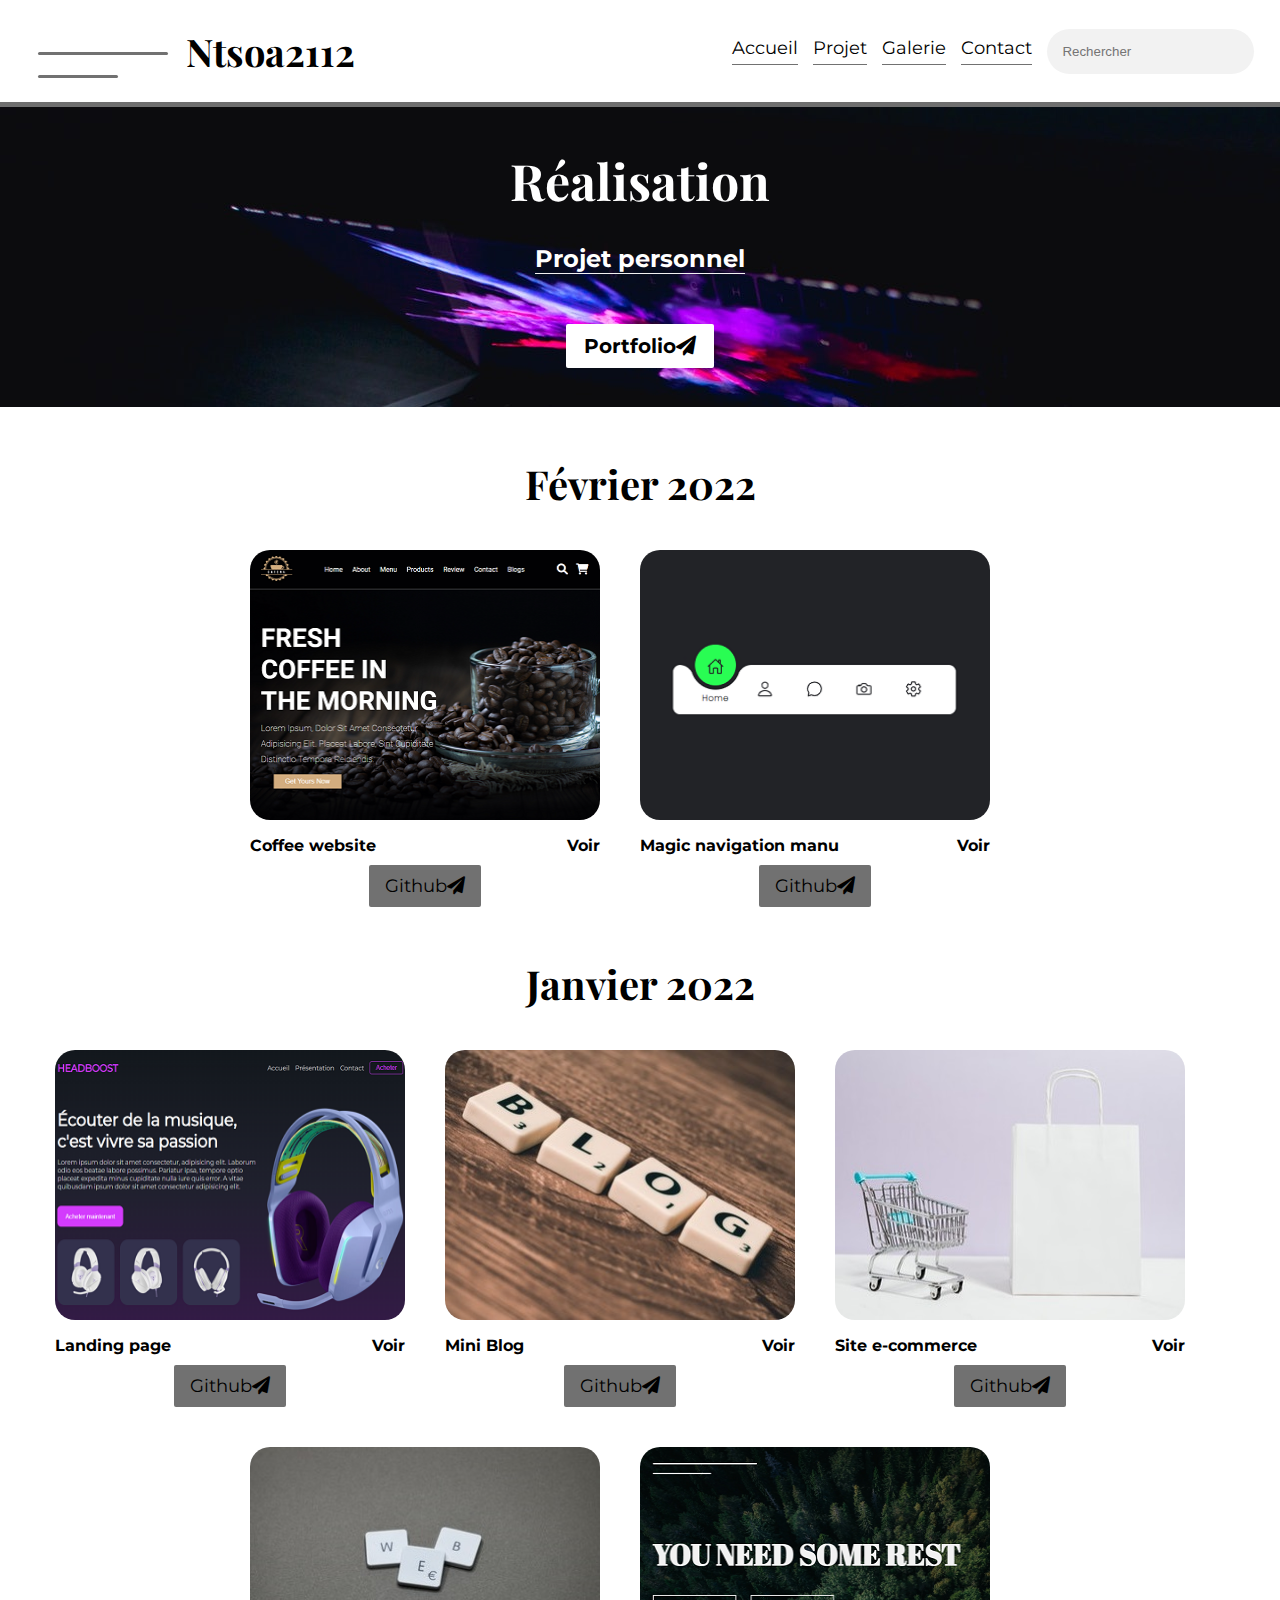
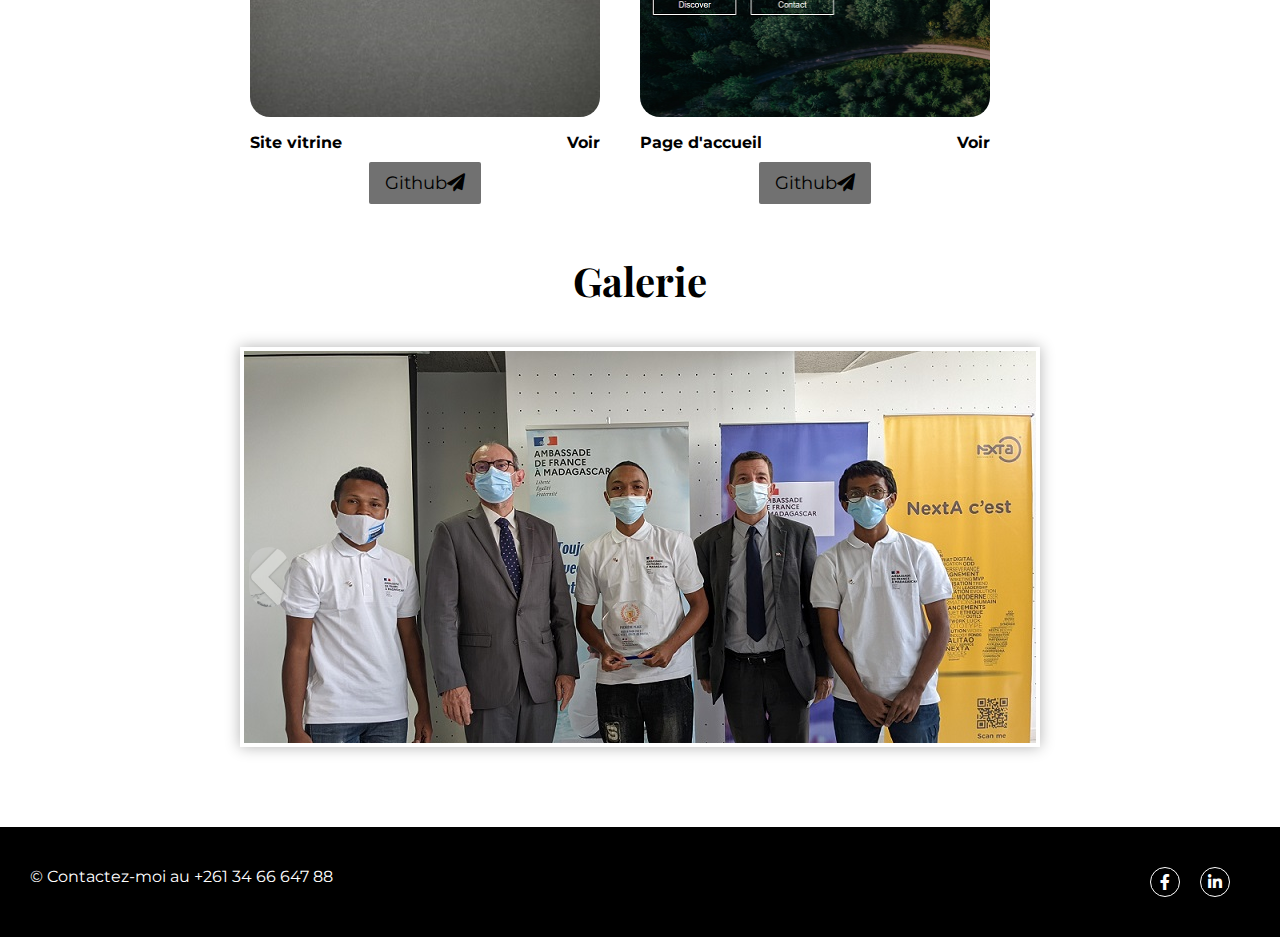
<file: index.html>
<!DOCTYPE html>
<html lang="en">
<head>
    <meta charset="UTF-8">
    <meta http-equiv="X-UA-Compatible" content="IE=edge">
    <meta name="viewport" content="width=device-width, initial-scale=1.0">
    <title>Ntsoa2112</title>
    <link rel="icon" type="image/png" sizes=16*16" href="images/Logo.png">
    <link rel="stylesheet" href="style.css">
    <link rel="stylesheet" href="https://use.fontawesome.com/releases/v5.13.0/css/all.css" />
</head>
<body>
    <nav>
        <div class="lignes">
            <div class="l1"></div>
            <div class="l2"></div>
        </div>
        <div class="menu">
            <h1>Ntsoa2112</h1>
            <div class="onglets">
                <a href="">Accueil</a>
                <a href="#project">Projet</a>
                <a href="#gallery">Galerie</a>
                <a href="#contact">Contact</a>
                <form action="">
                    <input type="text" placeholder="Rechercher">
                </form>
            </div>
        </div>
    </nav>

    <header>
        <h1>Réalisation</h1>
        <h2>Projet personnel</h2>
        <a href="https://portfolio.iteam-s.mg/?u=ntsoa" class="button" target="_blank">
            Portfolio<i class="fas fa-paper-plane"></i>
        </a>
    </header>

    <section class="main">
        <div class="projet">
            <h2>Février 2022</h2>

            <div class="cards">
                <div class="card">
                    <a href="Projet/coffee/" target="_blank">
                        <img src="images/coffee.png" alt="">
                    
                        <div class="card-header">
                            <h4 class="title">Coffee website</h4>
                            <h4 class="voir">Voir</h4>
                        </div>
                    </a>
                    <div class="card-body">
                        <a href="https://github.com/Ntsoa2112/Ntsoa2112_Project/tree/master/Projet/coffee" class="btn-projet" target="_blank">Github<i class="fas fa-paper-plane"></i></a>
                    </div>
                </div>
                <div class="card">
                    <a href="Projet/magic_menu/" target="_blank">
                        <img src="images/magic_menu.png" alt="">
                    
                        <div class="card-header">
                            <h4 class="title">Magic navigation manu</h4>
                            <h4 class="voir">Voir</h4>
                        </div>
                    </a>
                    <div class="card-body">
                        <a href="https://github.com/Ntsoa2112/Ntsoa2112_Project/tree/master/Projet/magic_menu" class="btn-projet" target="_blank">Github<i class="fas fa-paper-plane"></i></a>
                    </div>
                </div>
            </div>

            <h2>Janvier 2022</h2>

            <div class="cards">
                <div class="card">
                    <a href="Projet/landing_page/" target="_blank">
                        <img src="images/landing.png" alt="">
                    
                        <div class="card-header">
                            <h4 class="title">Landing page</h4>
                            <h4 class="voir">Voir</h4>
                        </div>
                    </a>
                    <div class="card-body">
                        <a href="https://github.com/Ntsoa2112/Ntsoa2112_Project/tree/master/Projet/landing_page" class="btn-projet" target="_blank">Github<i class="fas fa-paper-plane"></i></a>
                    </div>
                </div>
                <div class="card">
                    <a href="Projet/mini-blog/" target="_blank">
                        <img src="images/blog.jpg" alt="">
                    
                        <div class="card-header">
                            <h4 class="title">Mini Blog</h4>
                            <h4 class="voir">Voir</h4>
                        </div>
                    </a>
                    <div class="card-body">
                        <a href="https://github.com/Ntsoa2112/Ntsoa2112_Project/tree/master/Projet/mini-blog" class="btn-projet" target="_blank">Github<i class="fas fa-paper-plane"></i></a>
                    </div>
                </div>
                <div class="card">
                    <a href="Projet/e-commerce/" target="_blank">
                        <img src="images/ecome.jpg" alt="">
                    
                        <div class="card-header">
                            <h4 class="title">Site e-commerce</h4>
                            <h4 class="voir">Voir</h4>
                        </div>
                    </a>
                    <div class="card-body">
                        <a href="https://github.com/Ntsoa2112/Ntsoa2112_Project/tree/master/Projet/e-commerce" class="btn-projet" target="_blank">Github<i class="fas fa-paper-plane"></i></a>
                    </div>
                </div>
            </div>

            <div class="cards">
                <div class="card">
                    <a href="Projet/site_vitrine/" target="_blank">
                        <img src="images/vitrine.jpg" alt="">
                    
                        <div class="card-header">
                            <h4 class="title">Site vitrine</h4>
                            <h4 class="voir">Voir</h4>
                        </div>
                    </a>
                    <div class="card-body">
                        <a href="https://github.com/Ntsoa2112/Ntsoa2112_Project/tree/master/Projet/site_vitrine" class="btn-projet" target="_blank">Github<i class="fas fa-paper-plane"></i></a>
                    </div>
                </div>
                <div class="card">
                    <a href="Projet/page_accueil/" target="_blank">
                        <img src="images/accueil.png" alt="">
                    
                        <div class="card-header">
                            <h4 class="title">Page d'accueil</h4>
                            <h4 class="voir">Voir</h4>
                        </div>
                    </a>
                    <div class="card-body">
                        <a href="https://github.com/Ntsoa2112/Ntsoa2112_Project/tree/master/Projet/page_accueil" class="btn-projet" target="_blank">Github<i class="fas fa-paper-plane"></i></a>
                    </div>
                </div>
            </div>
        </div>

        <div class="gallery">
            <h2 id="gallery">Galerie</h2>
            <div class="carrousel">
                <div id="container">
                
                </div>
                <img src="images/bouton.png" alt="" class="bouton" id="droite">
                <img src="images/bouton.png" alt="" class="bouton" id="gauche">
            </div>
        </div>
    </section>

    <footer id="contact">
        <div class="contact">
            <p> &copy; Contactez-moi au +261 34 66 647 88</p>
        </div>
        <di class="media">
            <p><a href="https://www.facebook.com/manambintsoa.mihaingoherilanto.1" target="_blank"><i class="fab fa-facebook-f"></i></a></p>
            <p><a href="https://www.linkedin.com/in/manambintsoa-mihaingoherilanto-69ab63202/" target="_blank"><i class="fab fa-linkedin-in"></i></a></p>
        </di>
    </footer>

    <script src="app.js"></script>
</body>
</html>
</file>
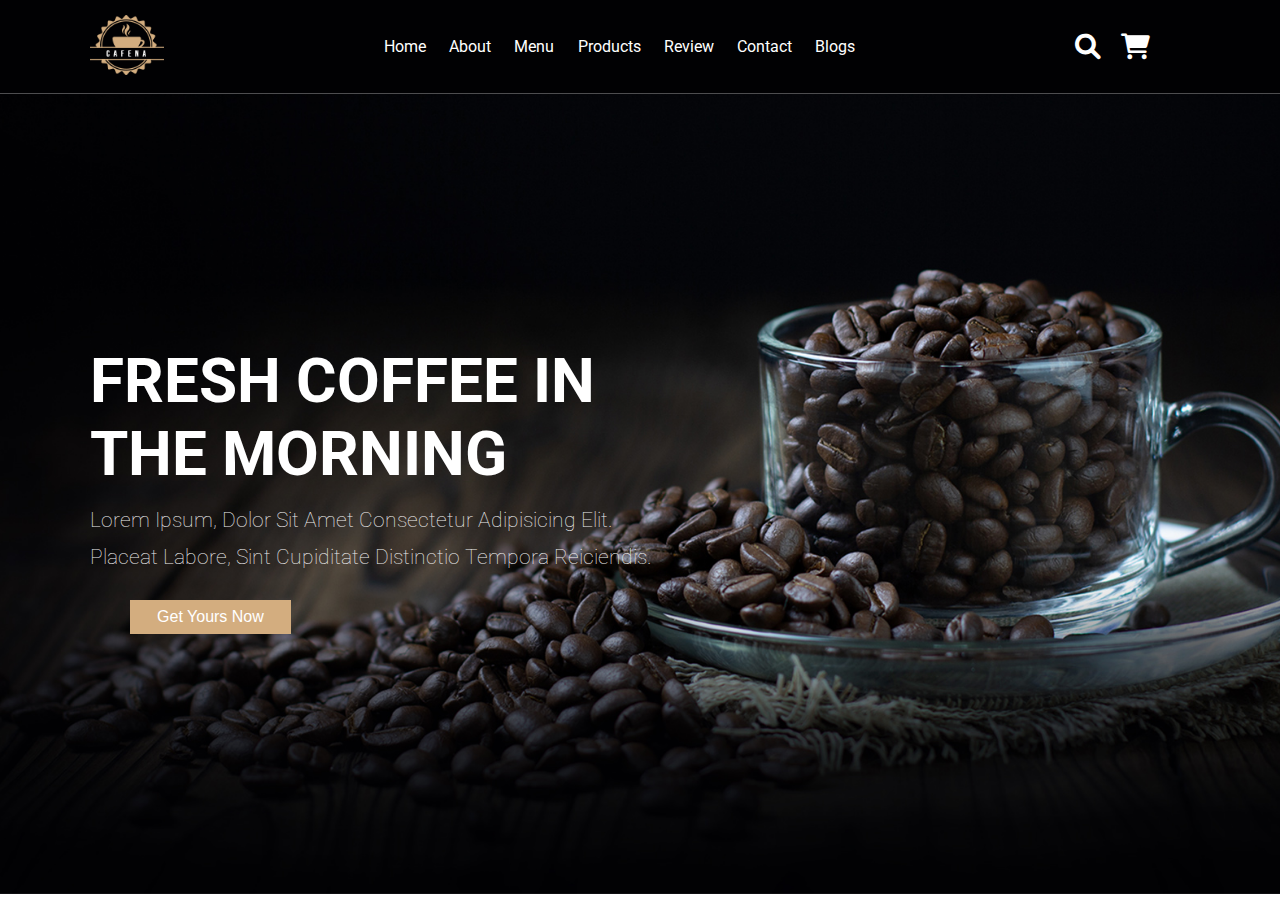
<file: Projet/coffee/index.html>
<!DOCTYPE html>
<html lang="en">
<head>
    <meta charset="UTF-8">
    <meta http-equiv="X-UA-Compatible" content="IE=edge">
    <meta name="viewport" content="width=device-width, initial-scale=1.0">
    <title>Coffee shop</title>
    <link rel="stylesheet" href="https://cdnjs.cloudflare.com/ajax/libs/font-awesome/6.0.0-beta3/css/all.min.css">
    <link rel="stylesheet" href="style.css">
</head>
<body>
    <nav>
        <div class="logo">
            <img src="images/logo.png" alt="cafena">
        </div>
        <div class="onglet">
            <a href="">Home</a>
            <a href="#about">About</a>
            <a href="#menu">Menu</a>
            <a href="#products">Products</a>
            <a href="#review">Review</a>
            <a href="#contact">Contact</a>
            <a href="#blog">Blogs</a>
        </div>
        <div class="box">
            <div><i class="fas fa-search"></i></div>
            <div><i class="fas fa-shopping-cart"></i></div>
            <div class="toggle">
                <i class="fas fa-bars ouvrir"></i>
                <i class="fas fa-times fermer"></i>
            </div>
        </div>
    </nav>

    <header>
        <div>
            <h1>FRESH COFFEE IN THE MORNING</h1>
            <p>Lorem Ipsum, Dolor Sit Amet Consectetur Adipisicing Elit. Placeat Labore, Sint Cupiditate Distinctio Tempora Reiciendis.</p>
            <div class="btn">
                <button>Get Yours Now</button>
            </div>
        </div>
    </header>

    <script src="app.js"></script>
</body>
</html>
</file>
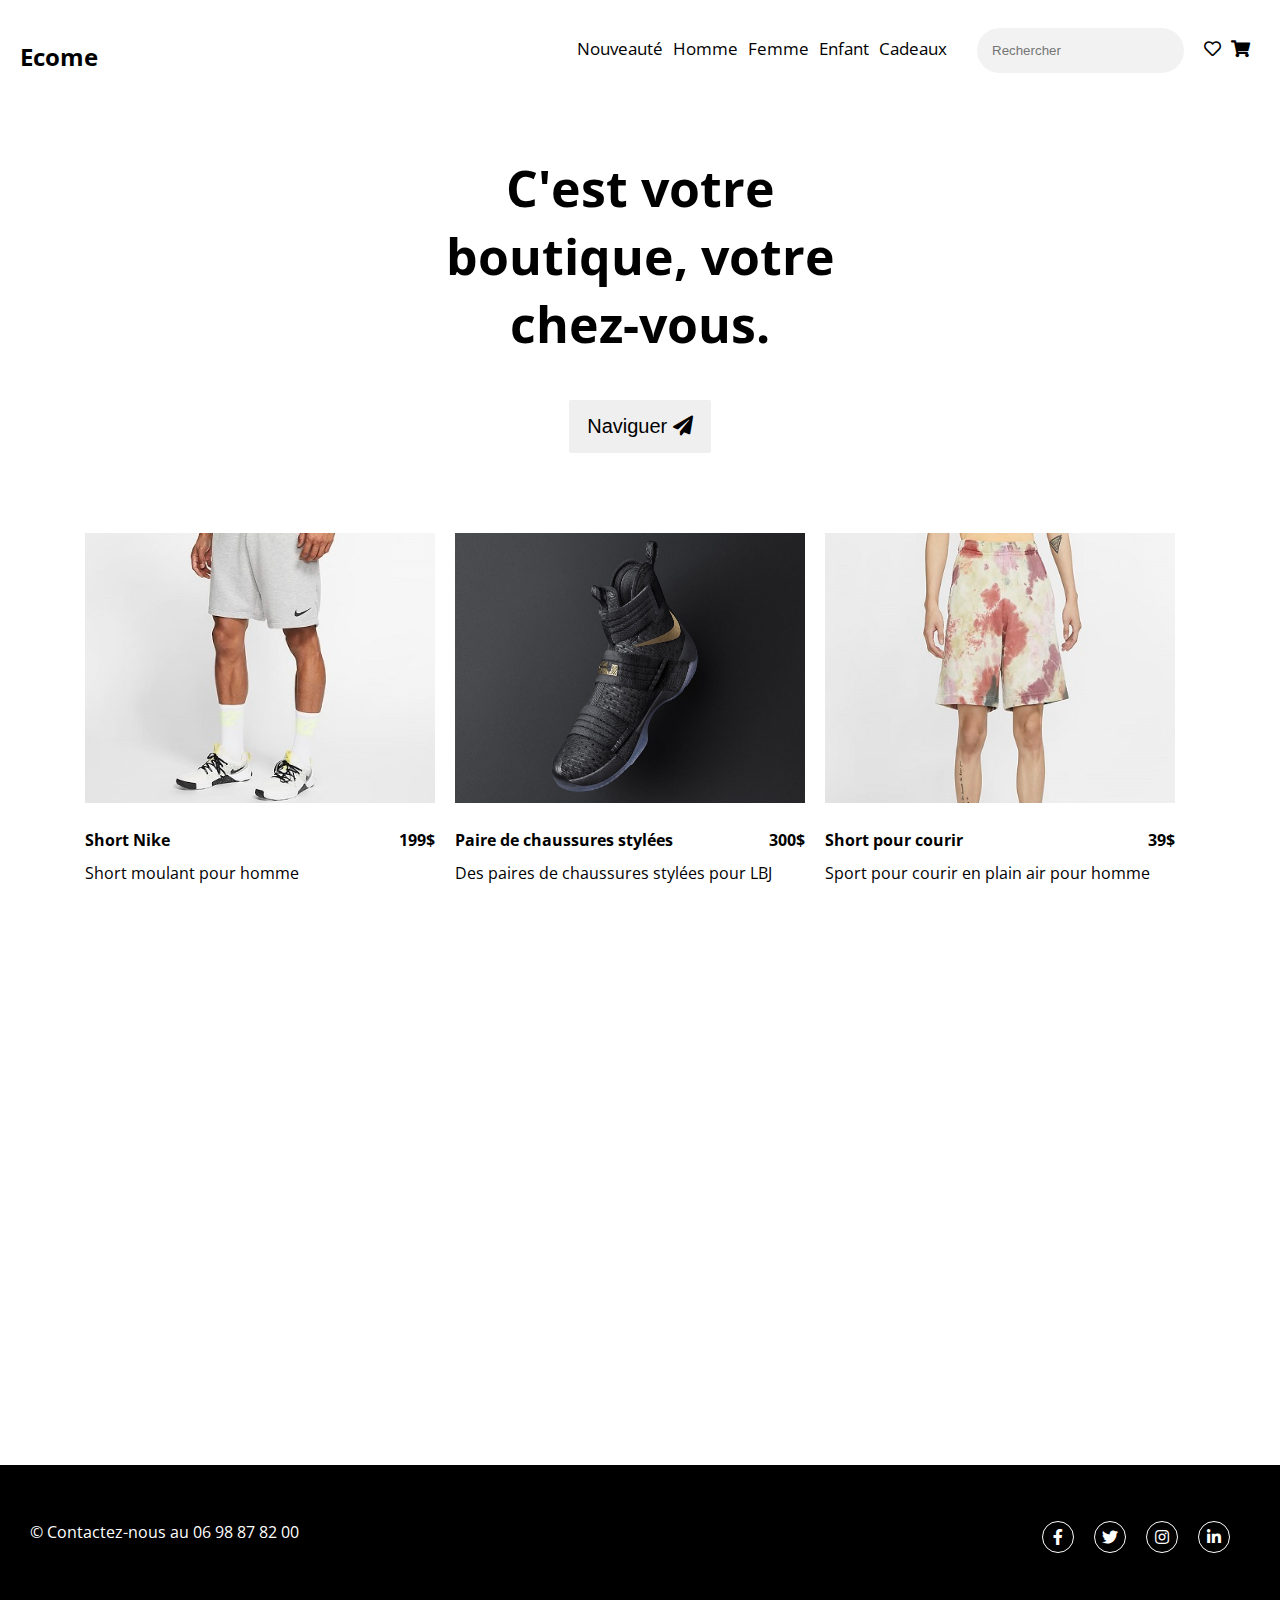
<file: Projet/e-commerce/index.html>
<!DOCTYPE html>
<html lang="en">
<head>
    <meta charset="UTF-8">
    <meta http-equiv="X-UA-Compatible" content="IE=edge">
    <meta name="viewport" content="width=device-width, initial-scale=1.0">
    <title>Document</title>
    <link rel="icon" type="image/png" sizes=16*16" href="../../images/Logo.png">
    <link rel="stylesheet" href="style.css">
    <link rel="stylesheet" href="https://use.fontawesome.com/releases/v5.13.0/css/all.css" />
</head>
<body>

    <nav>
        <h2>Ecome</h2>
        <div class="onglets">
            <p class="link">Nouveauté</p>
            <p class="link">Homme</p>
            <p class="link">Femme</p>
            <p class="link">Enfant</p>
            <p class="link">Cadeaux</p>
            <form action="">
                <input type="text" placeholder="Rechercher">
            </form>
            <p><i class="far fa-heart"></i></p>
            <p><i class="fas fa-shopping-cart"></i></p>
        </div>
    </nav>

    <header>
        <h2>C'est votre boutique, votre chez-vous.</h2>
        <button>Naviguer <i class="fas fa-paper-plane"></i></button>
    </header>
    
    <section class="main">
        <div class="cards">
            <div class="card">
                <img src="images/short-de-training-en-tissu-fleece-dri-fit-pour-n97b2F.jpg" alt="">
                <div class="card-header">
                    <h4 class="title">Short Nike</h4>
                    <h4 class="price">199$</h4>
                </div>
                <div class="card-body">
                    <p>Short moulant pour homme</p>
                </div>
            </div>

            <div class="card">
                <img src="images/Nike-lebron-soldier-10-nba-finals.jpg" alt="">
                <div class="card-header">
                    <h4 class="title">Paire de chaussures stylées</h4>
                    <h4 class="price">300$</h4>
                </div>
                <div class="card-body">
                    <p>Des paires de chaussures stylées pour LBJ</p>
                </div>
            </div> 

            <div class="card">
                <img src="images/short-en-molleton-sportswear-pour-z5Kgjx.jpg" alt="">
                <div class="card-header">
                    <h4 class="title">Short pour courir</h4>
                    <h4 class="price">39$</h4>
                </div>
                <div class="card-body">
                    <p>Sport pour courir en plain air pour homme</p>
                </div>
            </div>

        </div>

        <div class="video">
            <iframe src="https://www.youtube.com/embed/kgJrwkd_KlA" frameborder="0" allowfullscreen></iframe>
        </div>
    </section>

    <footer>
        <div class="contact">
            <p> &copy; Contactez-nous au 06 98 87 82 00</p>
        </div>
        <di class="media">
            <p><i class="fab fa-facebook-f"></i></p>
            <p><i class="fab fa-twitter"></i></p>
            <p><i class="fab fa-instagram"></i></p>
            <p><i class="fab fa-linkedin-in"></i></p>
        </di>
    </footer>
</body>
</html>
</file>
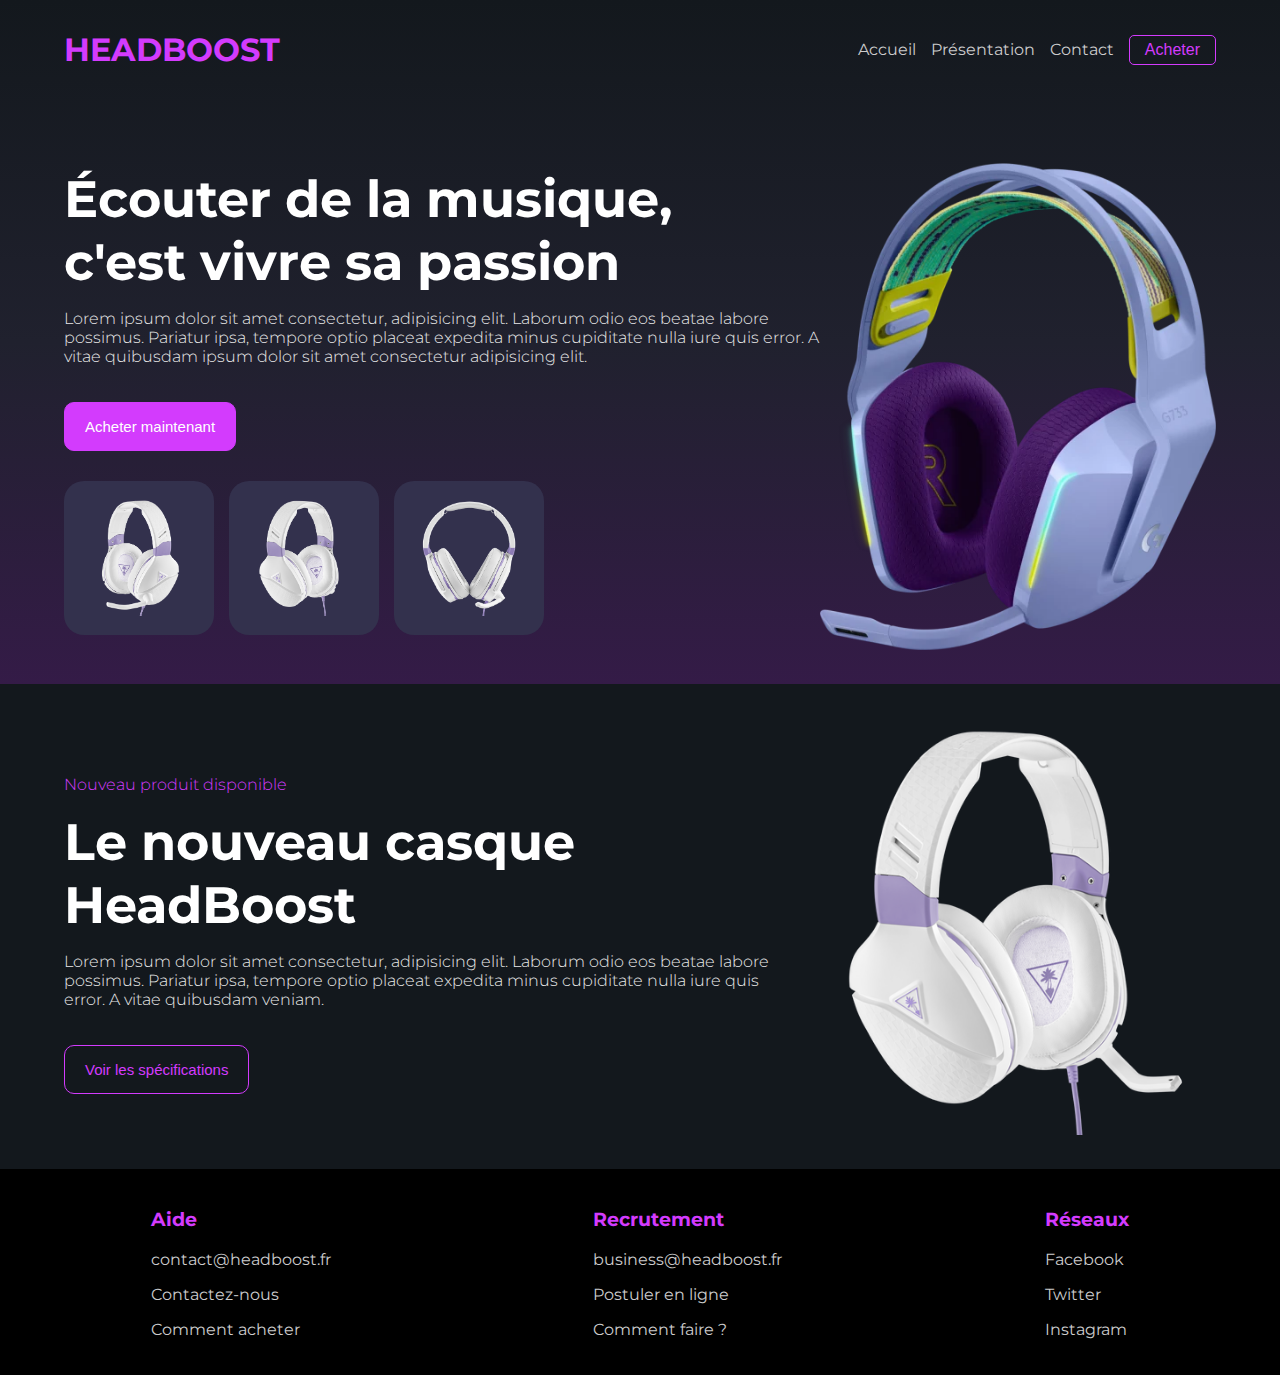
<file: Projet/landing_page/index.html>
<!DOCTYPE html>
<html lang="fr">
<head>
    <meta charset="UTF-8">
    <meta http-equiv="X-UA-Compatible" content="IE=edge">
    <meta name="viewport" content="width=device-width, initial-scale=1.0">
    <title>Landing Page</title>
    <link rel="icon" type="image/png" sizes=16*16" href="../../images/Logo.png">
    <link rel="stylesheet" href="style.css">
</head>
<body>
    <header>
        <nav>
            <h1>Headboost</h1>
            <div class="right">
                <p>Accueil</p>
                <p>Présentation</p>
                <p>Contact</p>
                <button>Acheter</button>
            </div>
        </nav>

        <section class="presentation first">
            <div class="product-presentation">
                <h1>Écouter de la musique, c'est vivre sa passion</h1>
                <p>Lorem ipsum dolor sit amet consectetur, adipisicing elit. Laborum odio eos beatae labore possimus. Pariatur ipsa, tempore optio placeat expedita minus cupiditate nulla iure quis error. A vitae quibusdam ipsum dolor sit amet consectetur adipisicing elit.</p>
                <button>Acheter maintenant</button>
                <div class="small-image">
                    <div class="small">
                        <img src="images/RECONSPARK_HEADSET_3.png" alt="">
                    </div>
                    <div class="small">
                        <img src="images/RECONSPARK_HEADSET_2.png" alt="">
                    </div>
                    <div class="small">
                        <img src="images/RECONSPARK_HEADSET_8.png" alt="">
                    </div>
                </div>
            </div>
            <div class="image-presentation">
                <img src="images/g733-lilac-gallery-1.webp" alt="">
            </div>
        </section>
    </header>

    <section class="presentation second">
        <div class="product-presentation">
            <p class="new">Nouveau produit disponible</p>
            <h1>Le nouveau casque HeadBoost</h1>
            <p>Lorem ipsum dolor sit amet consectetur, adipisicing elit. Laborum odio eos beatae labore possimus. Pariatur ipsa, tempore optio placeat expedita minus cupiditate nulla iure quis error. A vitae quibusdam veniam.</p>
            <button>Voir les spécifications</button>
        </div>
        <div class="image-presentation">
            <img src="images/RECONSPARK_HEADSET_1_e87826ec-226a-4ce0-8782-42403e33a376_480x480.png" alt="">
        </div>
    </section>

    <footer>
        <div class="column">
            <h3>Aide</h3>
            <p>contact@headboost.fr</p>
            <p>Contactez-nous</p>
            <p>Comment acheter</p>
        </div>
        <div class="column">
            <h3>Recrutement</h3>
            <p>business@headboost.fr</p>
            <p>Postuler en ligne</p>
            <p>Comment faire ?</p>
        </div>
        <div class="column">
            <h3>Réseaux</h3>
            <p>Facebook</p>
            <p>Twitter</p>
            <p>Instagram</p>
        </div>
    </footer>
</body>
</html>
</file>
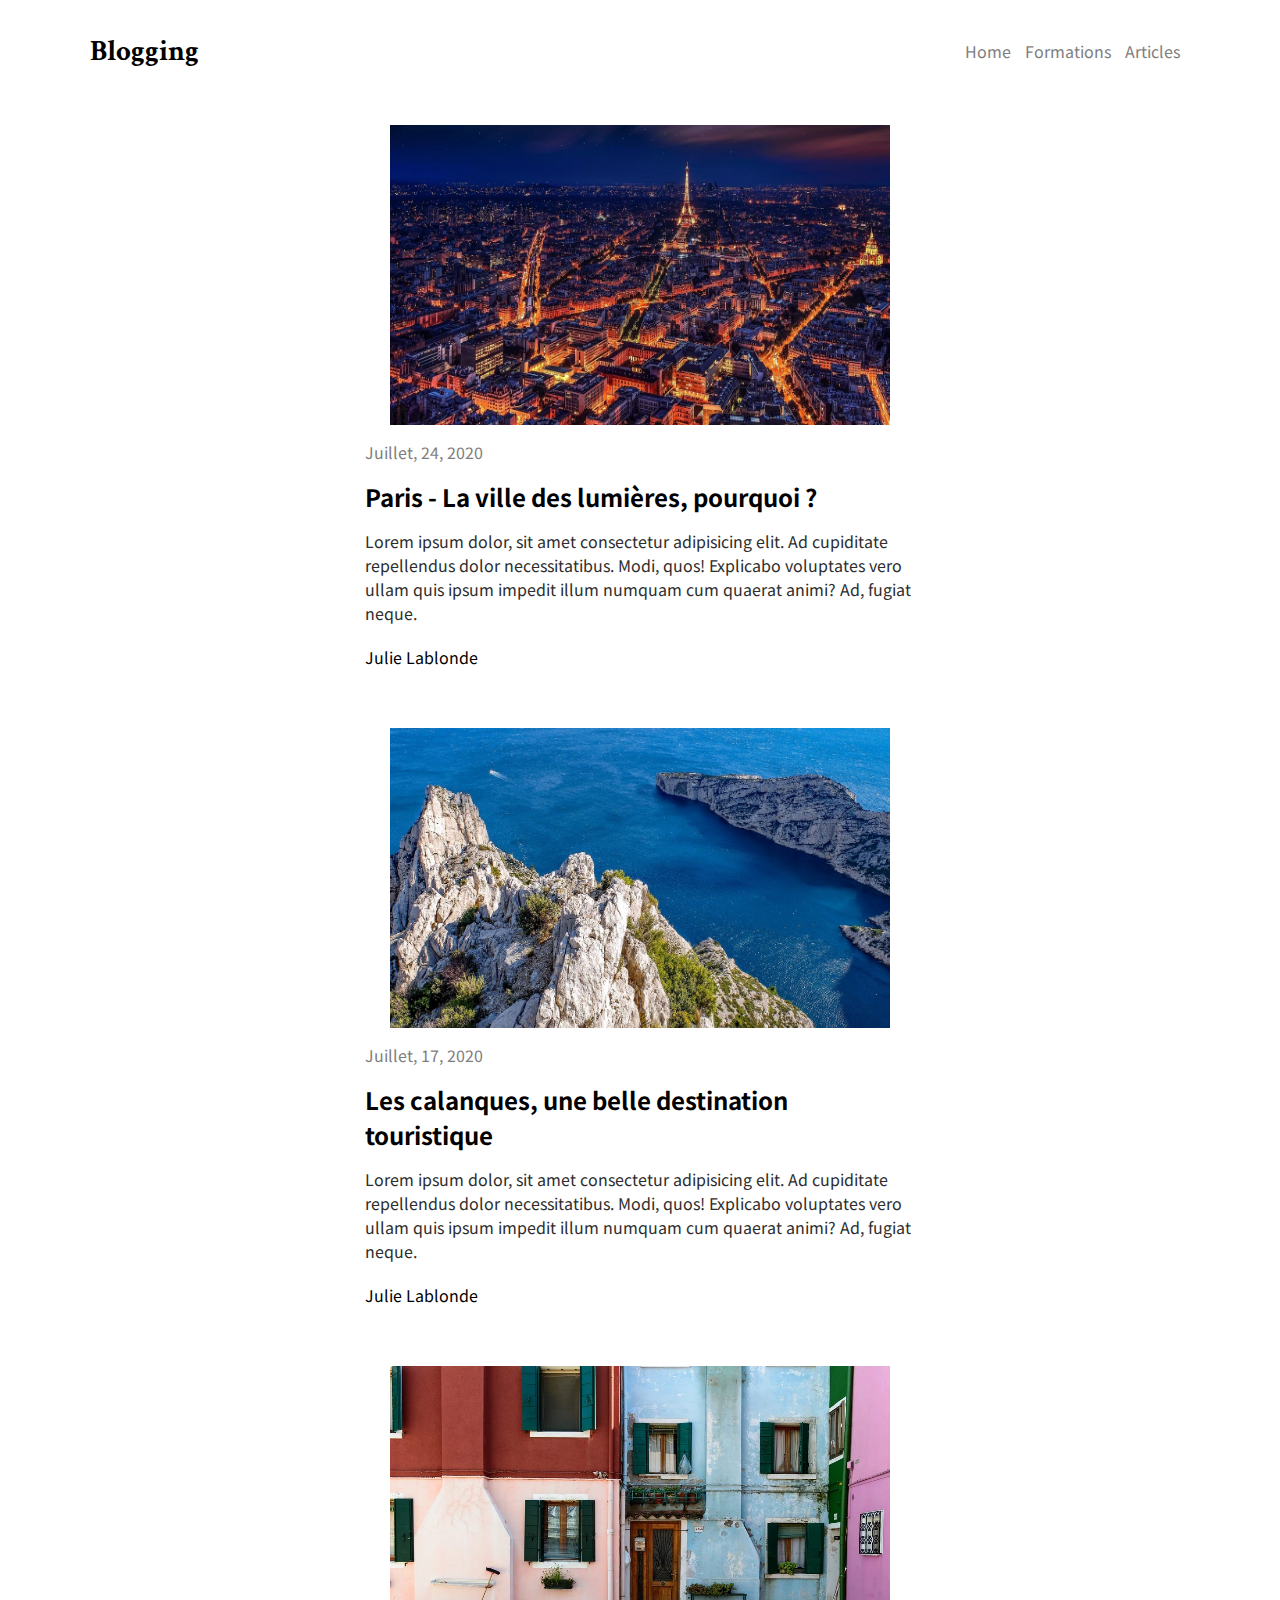
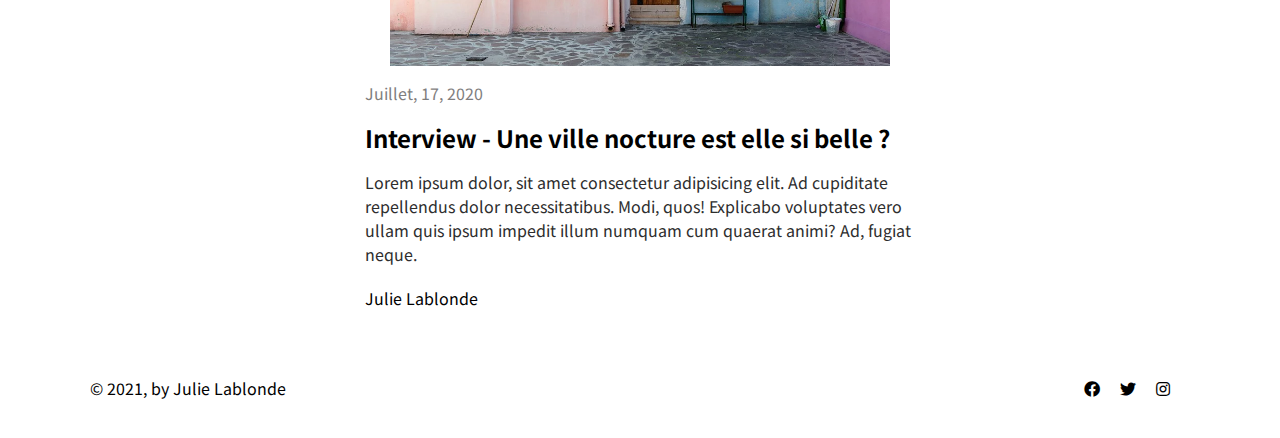
<file: Projet/mini-blog/index.html>
<!DOCTYPE html>
<html lang="en">
<head>
    <meta charset="UTF-8">
    <meta http-equiv="X-UA-Compatible" content="IE=edge">
    <meta name="viewport" content="width=device-width, initial-scale=1.0">
    <title>Blog</title>
    <link rel="icon" type="image/png" sizes=16*16" href="../../images/Logo.png">
    <link rel="stylesheet" href="style.css">
    <link rel="stylesheet" href="https://use.fontawesome.com/releases/v5.13.0/css/all.css" />
</head>
<body>
    <nav>
        <h2>Blogging</h2>
        <div class="onglets">
            <a href="">Home</a>
            <a href="">Formations</a>
            <a href="">Articles</a>
        </div>
    </nav>

    <section class="main">
        <div class="cards">
            <div class="card">
                <img src="images/paris-1836415_1280.webp" alt="paris">
                <div class="contenu">
                    <p class="date">Juillet, 24, 2020</p>
                    <h2>Paris - La ville des lumières, pourquoi ?</h2>
                    <p class="description">Lorem ipsum dolor, sit amet consectetur adipisicing elit. Ad cupiditate repellendus dolor necessitatibus. Modi, quos! Explicabo voluptates vero ullam quis ipsum impedit illum numquam cum quaerat animi? Ad, fugiat neque.</p>
                    <p>Julie Lablonde</p>
                </div>
            </div>

            <div class="card">
                <img src="images/calanque-1966920_1280.jpg" alt="calanque">
                <div class="contenu">
                    <p class="date">Juillet, 17, 2020</p>
                    <h2>Les calanques, une belle destination touristique</h2>
                    <p class="description">Lorem ipsum dolor, sit amet consectetur adipisicing elit. Ad cupiditate repellendus dolor necessitatibus. Modi, quos! Explicabo voluptates vero ullam quis ipsum impedit illum numquam cum quaerat animi? Ad, fugiat neque.</p>
                    <p>Julie Lablonde</p>
                </div>
            </div>

            <div class="card">
                <img src="images/venice-6944590_960_720.webp" alt="venice">
                <div class="contenu">
                    <p class="date">Juillet, 17, 2020</p>
                    <h2>Interview - Une ville nocture est elle si belle ?</h2>
                    <p class="description">Lorem ipsum dolor, sit amet consectetur adipisicing elit. Ad cupiditate repellendus dolor necessitatibus. Modi, quos! Explicabo voluptates vero ullam quis ipsum impedit illum numquam cum quaerat animi? Ad, fugiat neque.</p>
                    <p>Julie Lablonde</p>
                </div>
            </div>
        </div>
    </section>

    <footer>
        <div class="copyright">
            <p> &copy; 2021, by Julie Lablonde</p>
        </div>
        <div class="media">
            <p><i class="fab fa-facebook"></i></p>
            <p><i class="fab fa-twitter"></i></p>
            <p><i class="fab fa-instagram"></i></p>
        </div>
    </footer>
</body>
</html>
</file>
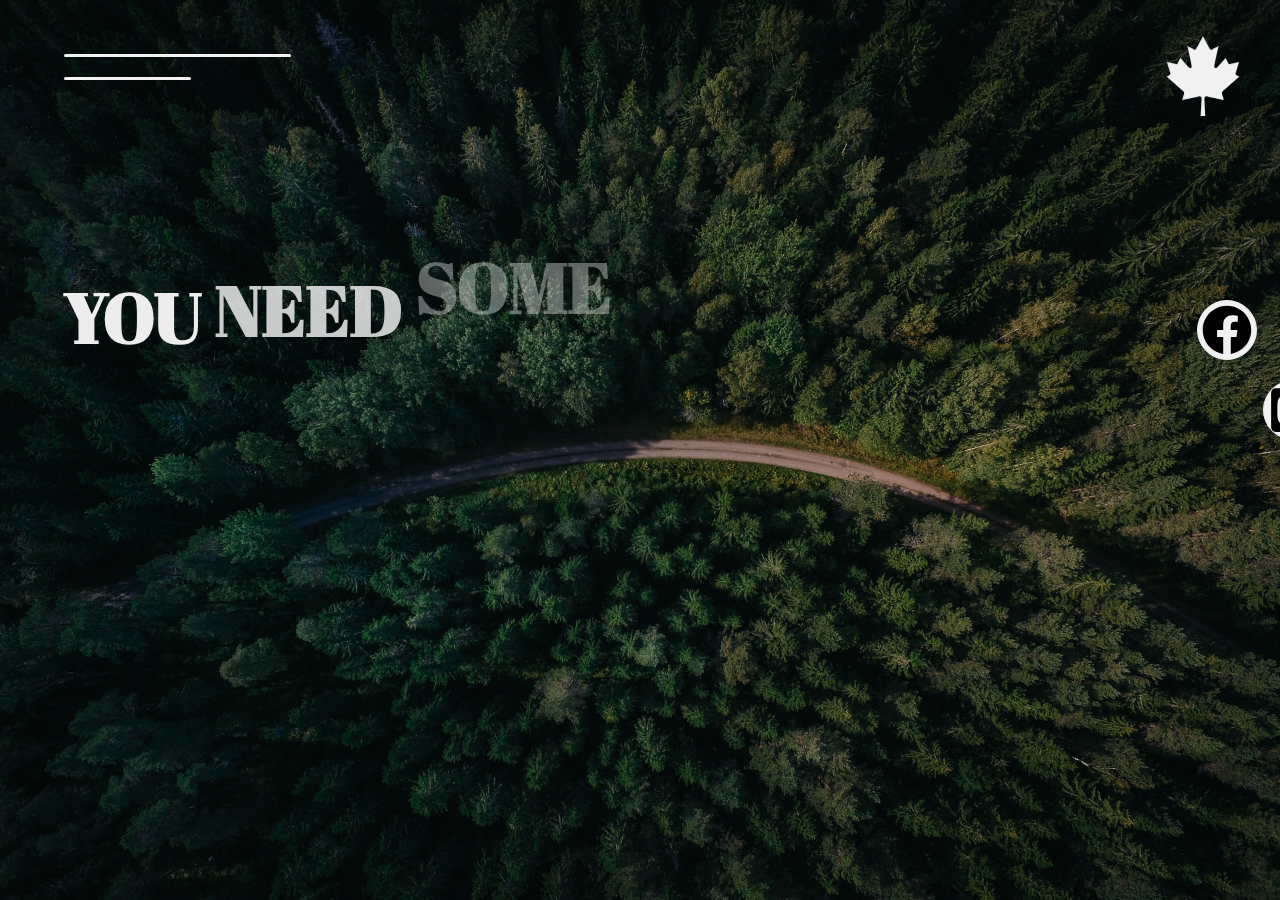
<file: Projet/page_accueil/index.html>
<!DOCTYPE html>
<html lang="en">
<head>
    <meta charset="UTF-8">
    <meta http-equiv="X-UA-Compatible" content="IE=edge">
    <meta name="viewport" content="width=device-width, initial-scale=1.0">
    <title>Pratique 2</title>
    <link rel="icon" type="image/png" sizes=16*16" href="../../images/Logo.png">
    <link rel="stylesheet" href="style.css">
    <link href="https://fonts.googleapis.com/css2?family=Abril+Fatface&display=swap" rel="stylesheet">
</head>
<body>
    
    <div class="lignes">
        <div class="l1"></div>
        <div class="l2"></div>
    </div>

    <div class="container-first">
        <h1><span>You </span><span>need </span><span>some </span><span>rest</span></h1>
        <div class="container-btns">
            <button class="btn-first b1">Discover</button>
            <button class="btn-first b2">Contact</button>
        </div>
    </div>

    <img src="ressources/canadian-maple-leaf-brands.svg" alt="" class="logo">

    <ul class="media">
        <li class="bulle"><img src="ressources/fb.svg" alt="" class="logo-medias"></li>
        <li class="bulle"><img src="ressources/insta.svg" alt="" class="logo-medias"></li>
        <li class="bulle"><img src="ressources/yt.svg" alt="" class="logo-medias"></li>
        <li class="bulle"><img src="ressources/github.svg" alt="" class="logo-medias"></li>
    </ul>
    
    <script src="https://cdnjs.cloudflare.com/ajax/libs/gsap/3.5.1/gsap.min.js"></script>
    <script src="app.js"></script>
</body>
</html>
</file>
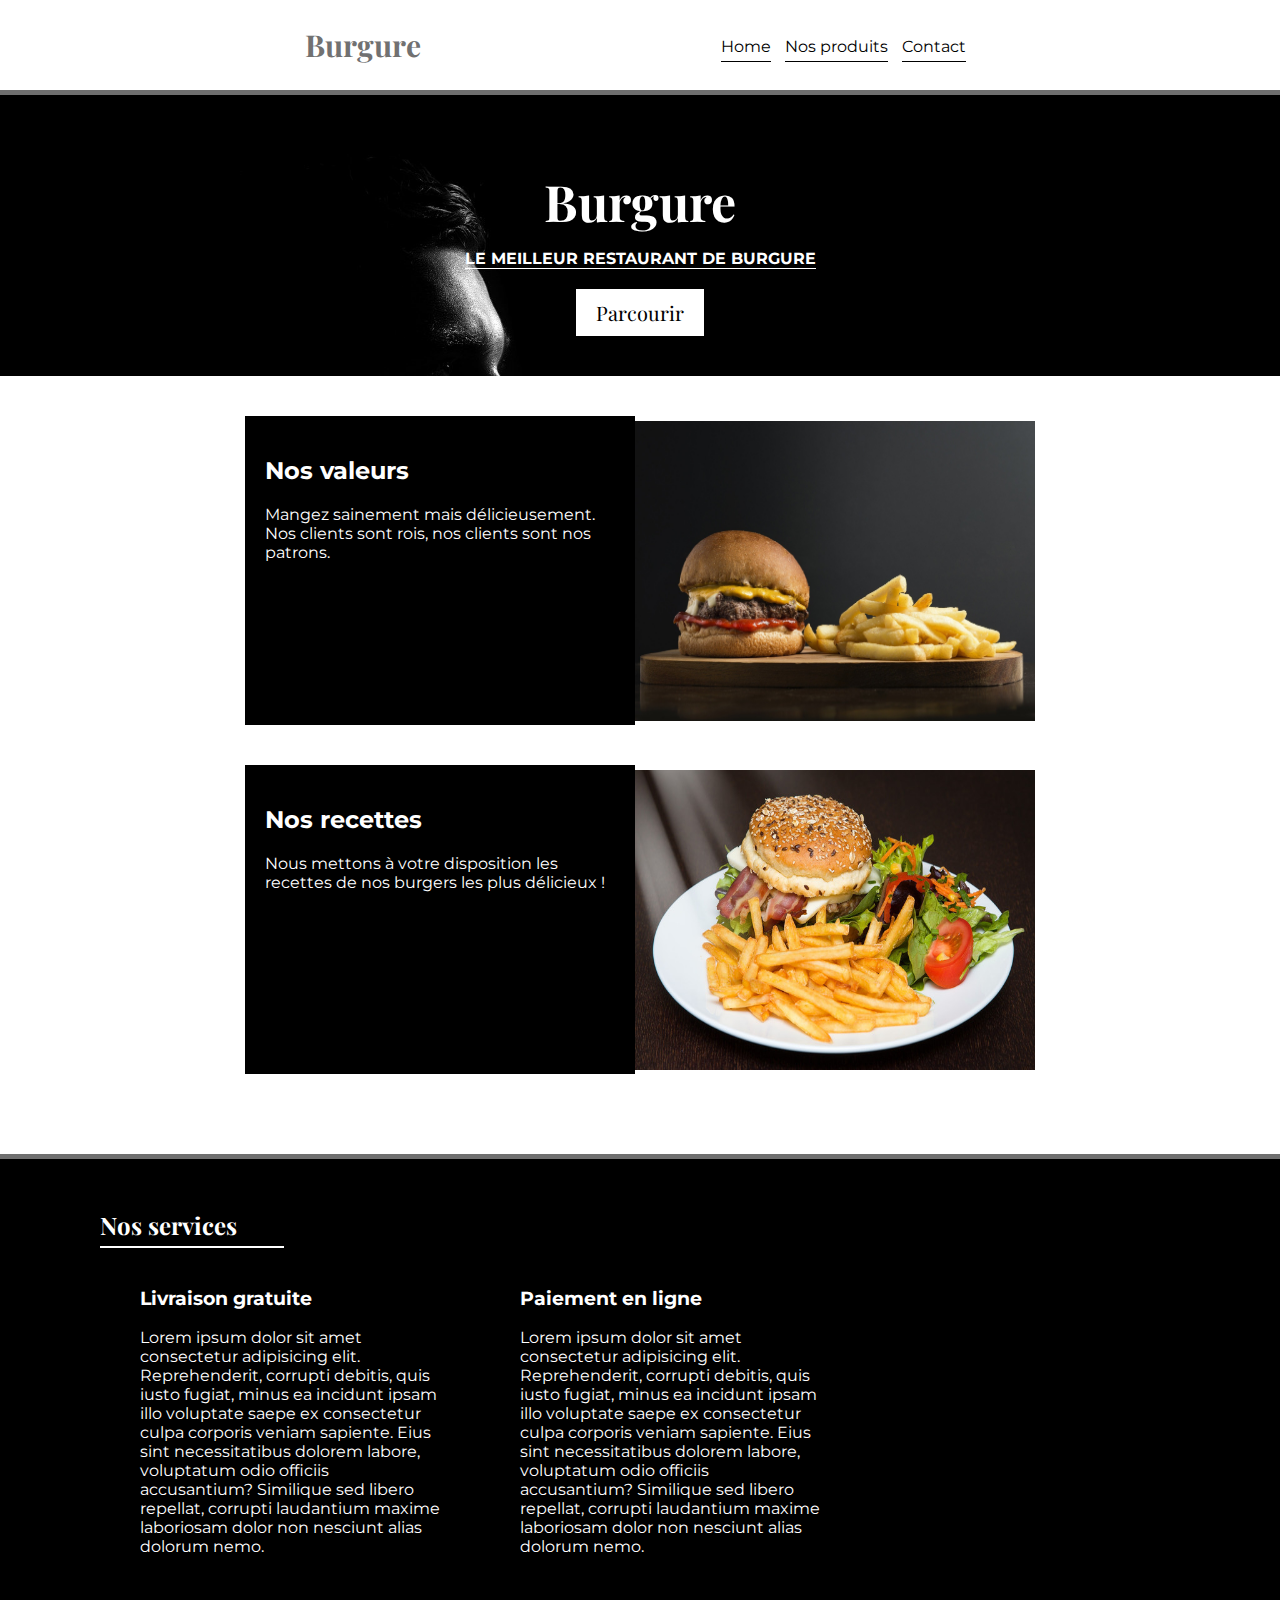
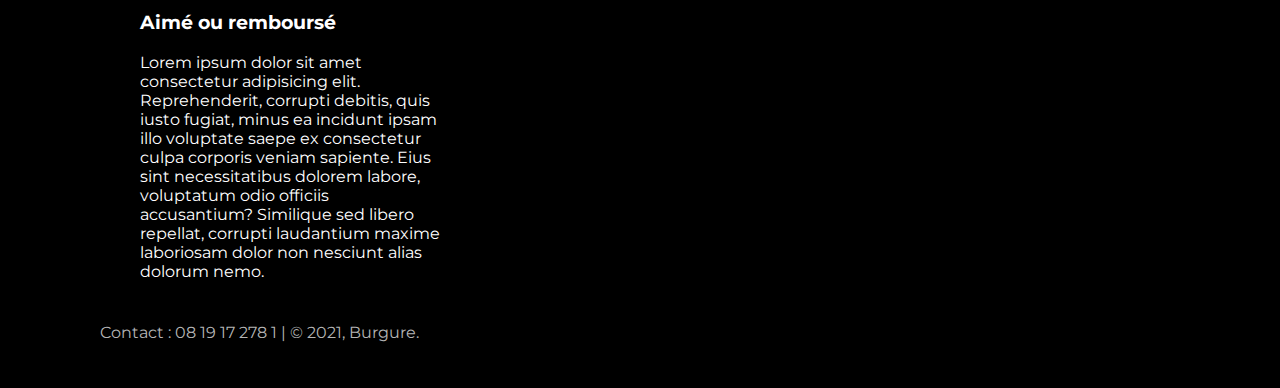
<file: Projet/site_vitrine/index.html>
<!DOCTYPE html>
<html lang="en">
<head>
    <meta charset="UTF-8">
    <meta http-equiv="X-UA-Compatible" content="IE=edge">
    <meta name="viewport" content="width=device-width, initial-scale=1.0">
    <title>Site vitrine</title>
    <link rel="icon" type="image/png" sizes=16*16" href="../../images/Logo.png">
    <link rel="stylesheet" href="style.css">
</head>
<body>
    <nav>
        <h2 id="titre">Burgure</h2>
        <div class="onglets">
            <a href="">Home</a>
            <a href="#products">Nos produits</a>
            <a href="#contact">Contact</a>
        </div>
    </nav>

    <header>
        <h1>Burgure</h1>
        <h4><span>LE MEILLEUR RESTAURANT DE BURGURE</span> </h4>
        <button>Parcourir</button>
    </header>

    <section id="products" class="main">
        <div class="content">
            <div class="card">
                <div class="left">
                    <h2>Nos valeurs</h2>
                    <p>Mangez sainement mais délicieusement. Nos clients sont rois, nos clients sont nos patrons.</p>
                </div>
    
                <div class="right">
                    <img src="images/burger1.jpg" alt="">
                </div>
            </div>

            <div class="card">
                <div class="left">
                    <h2>Nos recettes</h2>
                    <p>Nous mettons à votre disposition les recettes de nos burgers les plus délicieux !</p>
                </div>
    
                <div class="right">
                    <img src="images/burger2.jpg" alt="">
                </div>
            </div>
        </div>       
    </section>

    <footer>
        <h2>Nos services</h2>
        <div class="services">
            <div class="service">
                <h3>Livraison gratuite</h3>
                <p>Lorem ipsum dolor sit amet consectetur adipisicing elit. Reprehenderit, corrupti debitis, quis iusto fugiat, minus ea incidunt ipsam illo voluptate saepe ex consectetur culpa corporis veniam sapiente. Eius sint necessitatibus dolorem labore, voluptatum odio officiis accusantium? Similique sed libero repellat, corrupti laudantium maxime laboriosam dolor non nesciunt alias dolorum nemo.</p>
            </div>
            <div class="service">
                <h3>Paiement en ligne</h3>
                <p>Lorem ipsum dolor sit amet consectetur adipisicing elit. Reprehenderit, corrupti debitis, quis iusto fugiat, minus ea incidunt ipsam illo voluptate saepe ex consectetur culpa corporis veniam sapiente. Eius sint necessitatibus dolorem labore, voluptatum odio officiis accusantium? Similique sed libero repellat, corrupti laudantium maxime laboriosam dolor non nesciunt alias dolorum nemo.</p>
            </div>
            <div class="service">
                <h3>Aimé ou remboursé</h3>
                <p>Lorem ipsum dolor sit amet consectetur adipisicing elit. Reprehenderit, corrupti debitis, quis iusto fugiat, minus ea incidunt ipsam illo voluptate saepe ex consectetur culpa corporis veniam sapiente. Eius sint necessitatibus dolorem labore, voluptatum odio officiis accusantium? Similique sed libero repellat, corrupti laudantium maxime laboriosam dolor non nesciunt alias dolorum nemo.</p>
            </div>
        </div>

        <p id="contact">Contact : 08 19 17 278 1 | &copy; 2021, Burgure.</p>
    </footer>
</body>
</html>
</file>
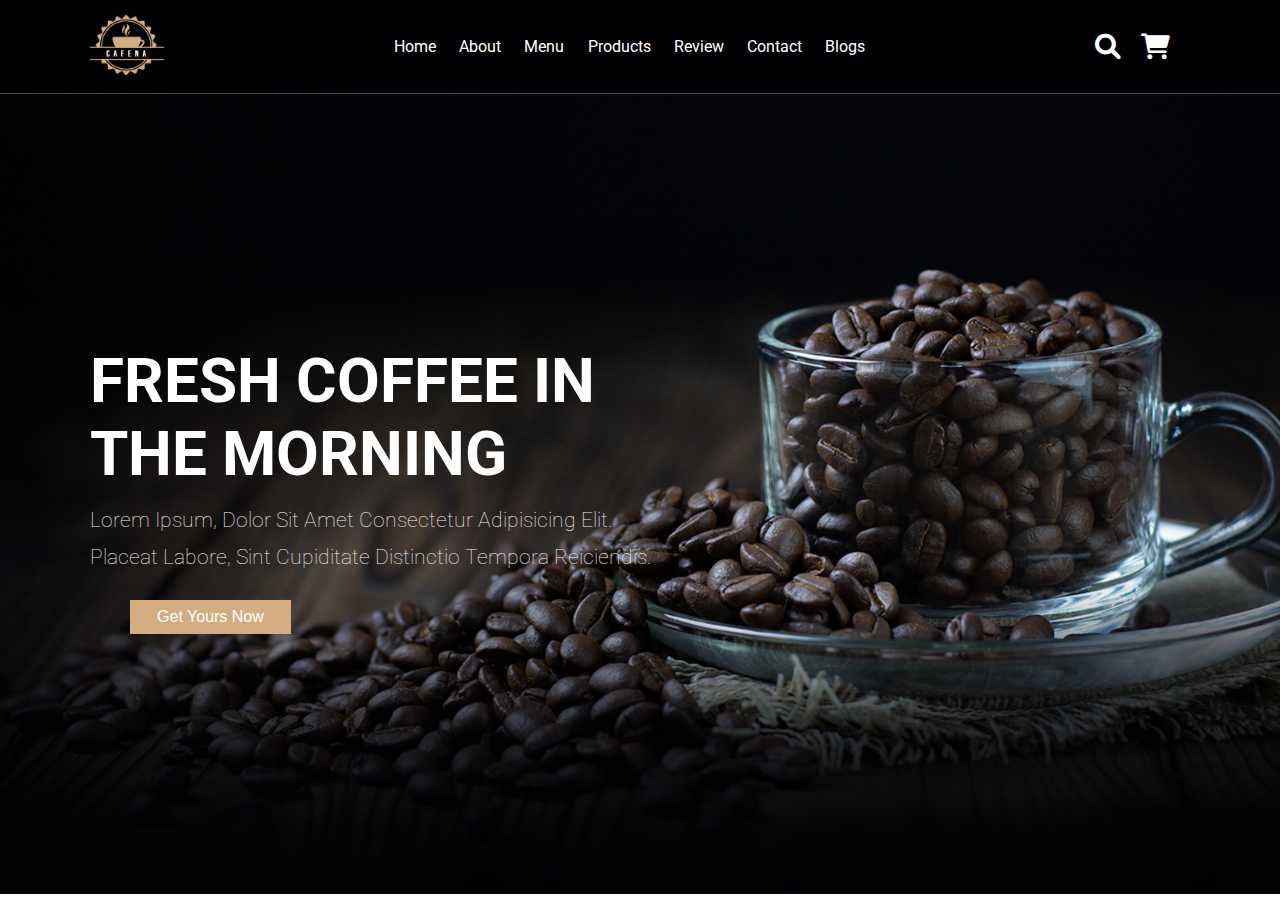
<file: Projet/coffee/home.html>
<!DOCTYPE html>
<html lang="en">
<head>
    <meta charset="UTF-8">
    <meta http-equiv="X-UA-Compatible" content="IE=edge">
    <meta name="viewport" content="width=device-width, initial-scale=1.0">
    <title>Coffee</title>
    <link rel="stylesheet" href="https://cdnjs.cloudflare.com/ajax/libs/font-awesome/6.0.0-beta3/css/all.min.css">
    <link rel="stylesheet" href="home.css">
</head>
<body>
    <nav>
        <div class="logo">
            <img src="images/logo.png" alt="cafena">
        </div>
        <div class="onglet">
            <a href="">Home</a>
            <a href="#about">About</a>
            <a href="#menu">Menu</a>
            <a href="#products">Products</a>
            <a href="#review">Review</a>
            <a href="#contact">Contact</a>
            <a href="#blog">Blogs</a>
        </div>
        <div class="box">
            <div><i class="fas fa-search"></i></div>
            <div><i class="fas fa-shopping-cart"></i></div>
            <div class="toggle">
                <i class="fas fa-bars ouvrir"></i>
                <i class="fas fa-times fermer"></i>
            </div>
        </div>
    </nav>

    <header>
        <div>
            <h1>FRESH COFFEE IN THE MORNING</h1>
            <p>Lorem Ipsum, Dolor Sit Amet Consectetur Adipisicing Elit. Placeat Labore, Sint Cupiditate Distinctio Tempora Reiciendis.</p>
            <div class="btn">
                <button>Get Yours Now</button>
            </div>
        </div>
    </header>

    <script src="app.js"></script>
</body>
</html>
</file>
<file: style.css>
@import url('https://fonts.googleapis.com/css2?family=Montserrat&display=swap');
@import url('https://fonts.googleapis.com/css2?family=Playfair+Display:wght@600&display=swap');

*, ::before, ::after{
    box-sizing: border-box;
    padding: 0;
    margin: 0;
}

html{
    scroll-behavior: smooth;
}

body{
    font-family: 'Montserrat', Georgia, 'Times New Roman', Times, serif;
}

nav{
    border-bottom: 5px solid #6f6f6f;
    padding-bottom: 2%;
}

nav .menu{
    display: flex;
    justify-content: space-between;
    align-items: center;
    flex-wrap: wrap;
    margin: 2% 2% 0% 14.5%;
}

nav .menu h1{
    font-family: 'Playfair Display';
    font-size: 38px;
}

nav .menu .onglets{
    display: flex;
    justify-content: center;
    align-items: center;
    flex-wrap: wrap;
}

nav .menu .onglets a{
    margin-right: 15px;
    text-decoration: none;
    color: #000;
    border-bottom: 1px solid #717171;
    font-size: 18px;
    padding-bottom: 5px;
}

nav .menu .onglets input{
    background-color: #f2f2f2;
    padding: 15px;
    border: none;
    outline: none;
    border-radius: 25px;
}

nav .lignes{
    position: absolute;
    top: 5.8%;
    left: 3%;
}

nav .lignes .l1{
    width: 130px;
    height: 3px;
    background: #717171;
    border-radius: 5px;
}

nav .lignes .l2{
    width: 80px;
    height: 3px;
    background: #717171;
    border-radius: 5px;
    position: relative;
    top: 20px;
}

header{
    background: url('images/back2.jpg');
    background-size: cover;
    color: #fff;
    display: flex;
    justify-content: center;
    align-items: center;
    flex-direction: column;
    height: 300px;
}

header h1{
    font-family: 'Playfair Display';
    font-size: 50px;
    margin-top: 20px;
}

header h2{
    margin: 30px 0px;
    border-bottom: 1px solid #f1f1f1;
}

header .button{
    padding: 10px 18px;
    font-size: 20px;
    cursor: pointer;
    border-radius: 2px ;
    background: #fff;
    color: #000;
    text-decoration: none;
    font-weight: bold;
    margin: 20px;
}

.main .projet{
    display: flex;
    justify-content: center;
    align-items: center;
    flex-direction: column;
    flex-wrap: wrap;
    margin-top: 40px;
}

.main .projet .cards{
    display: flex;
    justify-content: center;
    align-items: center;
    flex-wrap: wrap;
    margin-bottom: 30px;
}

.main .cards .card img{
    width: 350px;
    height: 270px;
    border-radius: 20px;
}

.main .cards .card {
    margin-right: 40px;
}

.main h2{
    font-family: 'Playfair Display';
    font-size: 40px;
    margin: 10px 0 40px 0;
}

.main .cards .card a{
    text-decoration: none;
    color: #000;
}

.main .cards .card .card-header{
    display: flex;
    justify-content: space-between;
    flex-wrap: wrap;
    margin: 12px 0px;
}

.main .cards .card .card-body{
    text-align: center;
    margin: 20px 0px;
}

.main .cards .card .btn-projet{
    background: #717171;
    color: #000;
    padding: 10px 16px;
    font-size: 18px;
    cursor: pointer;
    border-radius: 2px ;
    text-decoration: none;
}

.main .gallery{
    display: flex;
    justify-content: center;
    align-items: center;
    flex-wrap: wrap;
    flex-direction: column;
}

.main .carrousel{
    width: 800px;
    height: 400px;
    border: solid 4px  #fff;
    box-shadow: 0 0 14px rgb(0, 0, 0, 0.3);
    position: relative;
    overflow: hidden;
}

.bouton{
    position: absolute;
    width: 40px;
    top: 50%;
    cursor: pointer;
    transition: all 0.3s ease;
    border-radius: 20px;
    margin: 0 5px;
}

.main #gauche{
    opacity: 0.4;
}

.main .gallery #droite{
    right: 0;
    opacity: 0.4;
    transform: rotate(180deg);
}

.main .gallery #gauche:hover{
    opacity: 0.8;
    transform: scale(1.1);
    transition: all 0.3s ease;
}

.main .gallery #droite:hover{
    opacity: 0.8;
    transform: rotate(180deg) scale(1.1);
    transition: all 0.3s ease;
}

.main .gallery .photo{
    width: 800px;
    height: 400px;
    margin: 0;
    display: inline-block; /*div type block, on veut la maintenir sur une même ligne*/
    background-size: cover;
    
}

footer{
    background-color: #000;
    display: flex;
    justify-content: space-between;
    color: #fff;
    padding: 40px 30px;
    flex-wrap: wrap;
    margin-top: 80px;
}

footer .media{
    display: flex;
}

footer .media p{
    margin-right: 20px;
}

footer .media p{
    border: 1px solid #fff;
    border-radius: 50%;
    width: 30px;
    height: 30px;
    display: flex;
    justify-content: center;
    align-items: center;
}

footer .media p a{
    text-decoration: none;
    color: #fff;
}

@media screen and (max-width: 680px) {
    nav .menu h1{
        margin: 7% 0% 1% 40%;
    }

    nav .menu .onglets{
        margin: 2% 5.5% 4% 2%;
    }

    nav .menu .onglets input{
        margin-top: 3%;
    }

    .main .cards .card {
        margin-right: 0px;
    }

    .main .gallery .carrousel{
        width: 100%;
        height: 100%;
    }

    footer .contact{
        margin-bottom: 15px;
    }

}
</file>
<file: Projet/coffee/style.css>
@import url('https://fonts.googleapis.com/css2?family=Roboto:wght@100;300;400;500;700&display=swap');

*, ::before, ::after{
    margin: 0;
    padding: 0;
    box-sizing: border-box;
}

body{
    font-family: 'Roboto', sans-serif;
}

:root{
    --bg: #010103;
    --border: .1rem solid rgba(255,255,255,.3);
    --main-color: #d3ad7f;
}

nav{
    display: flex;
    justify-content: space-between;
    align-items: center;
    background: var(--bg);
    color: #fff;
    padding: 1.5rem 7%;
    position: sticky;
    top: 0;
    height: 94px;
    border-bottom: var(--border);
}

nav .logo img{
    height: 60px;
    width: 74px;
}

nav .onglet a{
    text-decoration: none;
    font-size: 1rem;
    color: #fff;
    margin: 0 0.6rem;
}

nav .box{
    display: flex;
    justify-content: space-between;
    align-items: center;
}

nav .box .ouvrir, nav .box .fermer{
    display: none;
}

nav .box div{
    margin-right: 20px;
}

nav .box div i{
    font-size: 1.6rem;
}

header{
    background: url('images/home-img.jpeg') no-repeat;
    background-size: cover;
    min-height: 90vh;
    display: flex;
    align-items: center;
    background-position: center;
    margin-top: -10px;
}

header div{
    width: 45%;
    margin-left: 7%;
}

header div h1{
    font-size: 3.9rem;
    text-transform: uppercase;
    color: #fff;
}

header div p{
    color: #eee;
    font-size: 1.3rem;
    font-weight: lighter;
    line-height: 1.8;
    margin: 2% 0 4% 0;
}

header div button{
    outline: none;
    padding: 0.5rem 1.7rem;
    font-size: 1rem;
    color: #fff;
    background: var(--main-color);
    border: none;
    font-weight: 400;
    transition: letter-spacing 0.5s;
}

header div button:hover{
    letter-spacing: 2px;
}

@media screen and (max-width: 1100px){
    /*style grandes tablettes et portable */

}

@media screen and (max-width: 966px){
    /*style petites-moyennes tablettes */

}

@media screen and (max-width: 768px){
    /*style smartphones et petites tablettes en portrait*/

    .header .navbar.active{
        right:0;
    }
    nav .logo img{
        height: 48px;
        width: 58.39px;
    }

    nav .box div i{
        font-size: 1.25rem;
    }

    nav .box #menu-btn{
        display: inline-block;
    }

    nav .box .ouvrir{
        display: block;
    }

    nav .box .fermer{
        display: none;
    }

    .open nav .box .ouvrir{
        display: none;
    }

    .open nav .box .fermer{
        display: block;
    }
    
    .open nav .logo, .open nav .toggle{
        position: relative;
        z-index: 20;
    }

    nav .onglet{
        display: flex;
        flex-direction: column;
        position: absolute;
        top: 5.9rem;
        left: 0;
        width: 100%;
        height: 80vh;
        background: #fff;
        transform: translateX(+100%);
        transition: transform 0.5s;
    }

    .open nav .onglet a{
        color: #000;
        font-size: 1rem;
        padding: 0.7rem 0.5rem;
    }

    .open nav .onglet{
        transform: translateX(35%);
    }

    header div{
        width: 100%;
    }

    header div h1{
        font-size: 2.2rem;
        text-align: center;
    }

    header div p{
        text-align: center;
        font-size: 0.7rem;
    }

    header div .btn{
        text-align: center;
    }

    header div button{
        margin: 0 auto;
    }
}

@media screen and (max-width: 380px){
    /*style petits smartphones*/

}
</file>
<file: Projet/e-commerce/style.css>
@import url('https://fonts.googleapis.com/css2?family=Open+Sans&display=swap');

body{
    font-family: 'Open Sans', sans-serif;
    margin: 0;
    padding: 0;
}

nav{
    display: flex;
    justify-content: space-between;
    flex-wrap: wrap;
    padding: 20px;
    background-color: #fff;
    position: sticky;
    top:0;
}

nav h1{
    font-size: 20px;
}

nav .onglets{
    display: flex;
    flex-wrap: wrap;
}

nav .onglets p{
    font-size: 17px;
    cursor: pointer;
    margin-right: 10px;
}

nav .onglets input{
    background-color: #f2f2f2;
    margin: 8px 20px;
    padding: 15px;
    border: none;
    outline: none;
    border-radius: 30px;
}

header{
    display: flex;
    justify-content: center;
    align-items: center;
    flex-direction: column;
}

header h2{
    font-size: 50px;
    max-width: 500px;
    text-align: center;
}

header button{
    padding: 15px 18px;
    border:none;
    outline: none;
    font-size: 20px;
    cursor: pointer;
    border-radius: 2px ;
}

.main{
    margin: 20px;
    margin-top: 80px;
    display: flex;
    justify-content: center;
    align-items: center;
    flex-direction: column;
}

.cards{
    display: flex;
    flex-wrap: wrap;
}

.cards .card{
    margin-right: 20px;
    cursor: pointer;
}

.cards .card img{
    width: 350px;
    height: 270px;
}

.cards .card .card-header{
    display: flex;
    justify-content: space-between;
    flex-wrap: wrap;
}

.cards .card .card-body p{
    margin-top: -10px;
}

.main .video{
    margin-top: 80px;
    width: 90%;
}

.main .video iframe{
    border: none;
    border-radius: 10px;
    width: 100%;
    height: 400px;
}

footer{
    background-color: #000;
    display: flex;
    justify-content: space-between;
    color: #fff;
    padding: 40px 30px;
    flex-wrap: wrap;
    margin-top: 80px;
}

footer .media{
    display: flex;
}

footer .media p{
    margin-right: 20px;
}

footer .media p i{
    border: 1px solid #fff;
    border-radius: 50%;
    width: 30px;
    height: 30px;
    display: flex;
    justify-content: center;
    align-items: center;
}

@media screen and (max-width:680px){
    nav{
        position: relative;
    }

    .cards .card{
        margin-right: 0px;
    }
}
</file>
<file: Projet/landing_page/style.css>
@import url('https://fonts.googleapis.com/css2?family=Montserrat:wght@300;400&display=swap');

:root{
    --violet: #d33bfd;
}

body{
    margin: 0;
    color: white;
    font-family: 'Montserrat', sans-serif;
}

header{
    background: linear-gradient(#13181d, #20212e,#341b47); /* Couleur degradé */
}

header nav{
    display: flex;
    justify-content: space-between;
    align-items: center;
    flex-wrap: wrap;
    padding: 30px 5% 0 5%;
}

header nav h1{
    margin: 0;
    text-transform: uppercase;
    color: var(--violet);
}

header nav .right{
    display: flex;
    align-items: center;
}

header nav .right p{
    margin: 0 15px 0 0 ;
    color: #ccc;
    cursor: pointer;
}

header nav .right p:hover{
    color: white;
}

header nav .right button{
    padding: 5px 15px;
    font-size: 16px;
    background: inherit; /*pour appliquer le couleur de son parent (body)*/
    border: 1px solid var(--violet);
    color: var(--violet);
    cursor: pointer;
    border-radius: 5px;
    transition: color 0.5s, background-color 0.5s;
}

header nav .right button:hover{
    color: inherit;
    background: var(--violet);
}

.presentation{
    padding: 30px 5%;
    margin-top: 5%;
    display: flex;
    /*flex-wrap: wrap;*/
    align-items: center;
    justify-content: space-between;
}

.presentation .product-presentation{
    width: 100%;
    flex-shrink: 3;
}

.presentation .product-presentation h1{
    margin: 0;
    font-size: 4vw; /*vw: occupe 4 % de notre view width*/
    width: 90%;
}

.presentation .product-presentation p{
    font-weight: 300; /*définir la graisse utilisée pour le texte*/
    color: #e9e9e9;
}

.presentation .product-presentation button{
    margin-top: 20px;
    padding: 15px 20px;
    border-radius: 10px;
    border: none;
    outline: none;
    cursor: pointer;
    transition: color 0.5s, background-color 0.5s;
    font-size: 15px;
}

.first .product-presentation button{
    color: inherit;
    background: var(--violet);
    border: 1px solid var(--violet);
}

.first .product-presentation button:hover{
    color: var(--violet);
    background: inherit;
}

.presentation .image-presentation img{
    width: 100%;
}

.first .product-presentation .small-image{
    margin-top: 30px;
    display: flex;
    flex-wrap: wrap;
}

.first .product-presentation .small-image .small{
    padding: 15px;
    background-color: #33314d;
    margin: 0 15px 15px 0;
    border-radius: 20px;
    transition: filter 0.5s;
}

.first .product-presentation .small-image .small:hover{
    filter: brightness(50%);
}

.first .product-presentation .small-image .small img{
    width: 120px;
}

.second{
    margin: 0;
    background-color: #13181d;
}

.second .product-presentation .new{
    color: var(--violet);
}

.second .product-presentation button{
    color: var(--violet);
    border: 1px solid var(--violet);
    background-color: inherit;
    transition: background-color 0.5s, color 0.5s;
}

.second .product-presentation button:hover{
    color: inherit;
    background-color: var(--violet);
}

footer{
    display: flex;
    justify-content: space-around;
    flex-wrap: wrap;
    align-items: center;
    background: #000;
    padding: 20px;
}

footer .column h3{
    color: var(--violet);
}

footer p{
    cursor: pointer;
    color: #ccc;
}

footer p:hover{
    color: white;
}

@media screen and (max-width: 1100px){
    /*style grandes tablettes et portable */

}

@media screen and (max-width: 966px){
    /*style petites-moyennes tablettes */

}

@media screen and (max-width: 799px){
    /*style smartphones et petites tablettes en portrait*/
    header nav .right p{
        display: none;
    }

    .presentation .product-presentation h1{
        font-size: 2em;
    }

    .presentation .image-presentation{
        display: none;
    }

    /*
    .first .product-presentation .small-image .small img{
        width: 90px;
    }
    */

    footer{
        justify-content: flex-start;
    }

    footer .column{
        width: 80%;
    }
}

@media screen and (max-width: 380px){
    /*style petits smartphones*/

}
</file>
<file: Projet/mini-blog/style.css>
@import url('https://fonts.googleapis.com/css2?family=Noto+Sans+JP&display=swap');
@import url('https://fonts.googleapis.com/css2?family=Crimson+Text:wght@600&display=swap');

*, ::after, ::before{
    box-sizing: border-box;
    padding: 0;
    margin: 0;
}

body{
    font-family: 'Noto Sans JP', sans-serif;
}

nav{
    display: flex;
    justify-content: space-between;
    align-items: center;
    flex-wrap: wrap;
    margin: 2.5% 7%;
}

nav h2{
    font-family: 'Crimson Text';
    font-size: 29px;
}

nav .onglets a{
    text-decoration: none;
    color: #7f7e7e;
    margin-right: 10px;
}

.main{
    margin: 4.3% 7% 0.5% 7%;
}

.main .cards{
    display: flex;
    justify-content: center;
    flex-direction: column;
    flex-wrap: wrap;
}

.main .cards .card{
    display: flex;
    justify-content: center;
    flex-wrap: wrap;
    margin-bottom: 4%;
}

.main .cards .card img{
    height: 300px;
    width: 500px;
}

.main .cards .contenu{
    max-width: 50%;
    margin: 15px 40px;
}

.main .cards .contenu .date{
    color: #7f7e7e;
}

.main .cards .contenu h2{
    margin: 15px 0;
    font-size: 1.5em;
}

.main .cards .contenu .description{
    color: #2d2d2d;
    margin-bottom: 20px;
}

footer{
    display: flex;
    justify-content: space-between;
    flex-wrap: wrap;
    margin: 0% 7% 3% 7%;
}

footer .media{
    display: flex;
    justify-content: space-around;
    flex-wrap: wrap;
}

footer .media .copyright p{
    color: #494949;
}

footer .media p{
    margin-right: 20px;
}

@media screen and (max-width:680px) {
    nav h2{
        margin: 17px 0px;
        padding-top:5px;
    }

    .main{
        display: block;
        margin-top: 35px;
    }

    .main .cards .card img{
        height: 100%;
        width: 100%;
    }

    .main .cards .contenu{
        margin: 10px 0px 35px 0px;
        max-width: 100%;
    }
}
</file>
<file: Projet/site_vitrine/style.css>
@import url('https://fonts.googleapis.com/css2?family=Montserrat&display=swap');
@import url('https://fonts.googleapis.com/css2?family=Playfair+Display:wght@600&display=swap');

html{
    scroll-behavior: smooth; /*Pour ralentir un peu le scroll sur le menu*/
}

body{
    padding: 0;
    margin: 0;
    font-family: 'Montserrat', sans-serif;
}

nav{
    display: flex;
    flex-wrap: wrap;
    justify-content: center;
    align-items: center;
    border-bottom: 5px solid #6f6f6f;
}

nav h2{
    font-family: 'Playfair Display';
    font-size: 30px;
    color: #717171;
}

nav .onglets{
    margin-top: 3px;
    margin-left: 300px;
}

nav .onglets a{
    text-decoration: none;
    margin-right: 10px;
    border-bottom: 1px solid #000;
    color: #000;
    padding-bottom: 5px;
}

header{
    display: flex;
    flex-direction: column;
    align-items: center;
    background: url('images/background-header.jpg');
    background-size: cover;
    padding: 40px;
    color: #fff;
}

header h1{
    font-family: 'Playfair Display';
    font-size: 50px;
}

header h4{
    margin-top: -20px;
    text-align: center;
}

header h4 span{
    border-bottom: 1px solid #fff;
}

header button{
    padding: 10px 20px;
    font-family: 'Playfair Display';
    outline: none;
    background-color: #fff;
    color: #000;
    font-size: 20px;
    border: none;
    cursor: pointer;
}

.main{
    margin-top: 40px;
    display: flex;
    align-items: center;
    flex-direction: column;
    
}

.main .content .card .right img{
    width: 400px;
    height: 300px;
    margin-top: 5px ;
}

.main .content .card{
    display: flex;
    flex-wrap: wrap; /* Les élèments s'alignent s'il y a assez d'espace, sinon , ils se superposent*/
    justify-content: center;
    margin-bottom: 40px;
}

.main .content .card .left {
    flex: 0 0 30%; /*Prend 30% au niveau du flex*/
    padding: 20px;
    background-color: black;
    color: #fff;
}

.main .content .card.right {
    flex: 0 0 70%; /*Prend 70% au niveau du flex*/
}

footer{
    margin-top: 40px;
    border-top: 5px solid #6f6f6f;
    background-color: #000;
    color: #fff;
    padding: 30px 100px;
}

footer h2{
    font-family: 'Playfair Display';
    border-bottom: 2px solid #fff;
    width: 17%;
    padding-bottom: 5px;
}

footer .services {
    margin-top: -10px;
    display: flex;
    flex-wrap: wrap;
}

footer .services .service{
    margin: 0 30px;
    padding: 10px;
}

footer .services .service p{
    max-width: 300px;
}

footer #contact{
    color: rgb(181, 181, 181);
}

@media screen and (max-width:740px) {

    nav .onglets{
        margin-left: 0;
        margin-bottom: 20px;
        position: relative;
        right: 12%;
    }

    nav #titre{
        margin-top: 3px;
        position: relative;
        right: 40%;
        left: 35%;
    }

    .main .card{
        margin: 10px;
    }

    .main .content .card .right img{
        width: 100%;
        height: 200px;
        margin-top: 0px;
    }

    .main .content .card{
        display: block; /*Pour annuler le flex*/
    }

    footer{
        padding: 10px;
    }

    footer h2{
        margin-left: 5px;
        width: 150px;
    }
}

@media screen and (max-width:550px) {
    nav .onglets{
        margin-top: 80px;
        right: 0%;
    }

    nav #titre{
        margin-top: 10px;
        right: 60%;
        left: 0%;
    }
}

@media screen and (max-width:380px) {
    nav .onglets{
        margin-top: 20px;
        right: 0%;
    }

    nav #titre{
        margin-top: 10px;
        right: 60%;
        left: 0%;
    }
}
</file>
<file: Projet/coffee/home.css>
@import url('https://fonts.googleapis.com/css2?family=Roboto:wght@100;300;400;500;700&display=swap');

*, ::before, ::after{
    margin: 0;
    padding: 0;
    box-sizing: border-box;
}

body{
    font-family: 'Roboto', sans-serif;
}

:root{
    --bg: #010103;
    --border: .1rem solid rgba(255,255,255,.3);
    --main-color: #d3ad7f;
}

nav{
    display: flex;
    justify-content: space-between;
    align-items: center;
    background: var(--bg);
    color: #fff;
    padding: 1.5rem 7%;
    position: sticky;
    top: 0;
    height: 94px;
    border-bottom: var(--border);
}

nav .logo img{
    height: 60px;
    width: 74px;
}

nav .onglet a{
    text-decoration: none;
    font-size: 1rem;
    color: #fff;
    margin: 0 0.6rem;
}

nav .box{
    display: flex;
    justify-content: space-between;
    align-items: center;
}

nav .box .ouvrir, nav .box .fermer{
    display: none;
}

nav .box div i{
    font-size: 1.6rem;
    margin-right: 20px;
}

header{
    background: url('images/home-img.jpeg') no-repeat;
    background-size: cover;
    min-height: 90vh;
    display: flex;
    align-items: center;
    background-position: center;
    margin-top: -10px;
}

header div{
    width: 45%;
    margin-left: 7%;
}

header div h1{
    font-size: 3.9rem;
    text-transform: uppercase;
    color: #fff;
}

header div p{
    color: #eee;
    font-size: 1.3rem;
    font-weight: lighter;
    line-height: 1.8;
    margin: 2% 0 4% 0;
}

header div button{
    outline: none;
    padding: 0.5rem 1.7rem;
    font-size: 1rem;
    color: #fff;
    background: var(--main-color);
    border: none;
    font-weight: 400;
    transition: letter-spacing 0.5s;
}

header div button:hover{
    letter-spacing: 2px;
}

@media screen and (max-width: 1100px){
    /*style grandes tablettes et portable */

}

@media screen and (max-width: 966px){
    /*style petites-moyennes tablettes */

}

@media screen and (max-width: 768px){
    /*style smartphones et petites tablettes en portrait*/

    .header .navbar.active{
        right:0;
    }
    nav .logo img{
        height: 48px;
        width: 58.39px;
    }

    nav .box div i{
        font-size: 1.25rem;
    }

    nav .box #menu-btn{
        display: inline-block;
    }

    nav .box .ouvrir{
        display: block;
    }

    nav .box .fermer{
        display: none;
    }

    .open nav .box .ouvrir{
        display: none;
    }

    .open nav .box .fermer{
        display: block;
    }
    
    .open nav .logo, .open nav .toggle{
        position: relative;
        z-index: 20;
    }

    nav .onglet{
        display: flex;
        flex-direction: column;
        position: absolute;
        top: 5.9rem;
        right: 0;
        height: 80vh;
        width: 100%;
        background: #fff;
        overflow-x: hidden;
        transform: translate(+100%);
    }

    .open nav .onglet a{
        color: #000;
        font-size: 1rem;
        padding: 0.7rem 0.5rem;
    }

    .open nav .onglet{
        transform: translateX(35%);
    }

}

@media screen and (max-width: 380px){
    /*style petits smartphones*/

}
</file>
<file: Projet/page_accueil/style.css>
*, ::before, ::after{ /*Un reset*/
    box-sizing: border-box;
    margin: 0;
    padding: 0;
}

body{
    background: #333;
    font-family: Arial, Helvetica, sans-serif;
    height: 100vh;
    background: url('ressources/foretlumdown.jpg');/*baisser manuelement l'opicité image de fond pour bien voir le texte dessus*/
    background-repeat: no-repeat;
    background-size: cover;
    position: relative;/*Vue qu'on va positionné les élèments en absolute*/
    overflow-x: hidden;/*Pour éviter le depassement à droite, (on commence l'animation media à l'ext -200 et hidden
    évite le scrol horizontale*/
}

.container-first{
    position: absolute;
    top: 30%;
    left: 5%;
}

h1{
    text-transform: uppercase;
    font-size: 70px;
    color: #f1f1f1;
    font-family: Abril fatface, sans-serif;
}

h1 span{
    position: relative; /*Pour utiliser top , right, ... dans l'animation*/
}

.container-btns {
    position: relative;
    top: 50px;
}

.btn-first{
    border: 2px solid #f1f1f1;
    outline: none;
    background: transparent;
    font-size: 20px;
    padding: 10px;
    width: 200px;
    color: #f1f1f1;
    cursor: pointer; /*change en main le curseur*/    
}

.btn-first:nth-child(1){
    margin-right: 30px;
}

.btn-first:hover{
    transition: all 0.3s ease-in-out;
    background: #f1f1f1;
    color: #333;
}

.lignes{
    position: absolute;
    top: 6%;
    left: 5%;
}

.l1{
    width: 250px;
    height: 3px;
    background: #f1f1f1;
    border-radius: 5px;
}

.l2{
    width: 140px;
    height: 3px;
    background: #f1f1f1;
    border-radius: 5px;
    position: relative;
    top: 20px;
}

.logo{
    position: absolute;
    right: 2.9%;
    top: 4%;
    width: 80px;
    height: 80px;
    cursor: pointer;
}

.media{
    list-style-type: none;
    position: absolute;
    right: 3.3%;
    top: 50%;
    transform: translateY(-50%);
    display: flex;
    justify-content: center;
    align-items: center;
    flex-direction: column;
}

.bulle{
    width: 60px;
    height: 60px;
    border-radius: 50%;
    border: 1px solid #f1f1f1;
    display: flex;
    justify-content: center;
    align-items: center;
    margin: 10px 0;
    background: #f1f1f1;
    cursor: pointer;
    position: relative;
}

.logo-medias{
    width: 50px;
    height: 50px;
}

@media screen and (max-width:680px) {
    .container-first h1{
        font-size: 40px;
        max-width: 300px;
    }

    .btn-first{
        margin: 150px 0px 0px 0px;
        padding: 5px;
        width: 150px;
    }

    .logo{
        width: 50px;
        height: 50px;
        cursor: pointer;
    }

    .bulle{
        width: 30px;
        height: 30px;
    }

    .logo-medias{
        width: 25px;
        height: 25px;
    }
}
</file>
